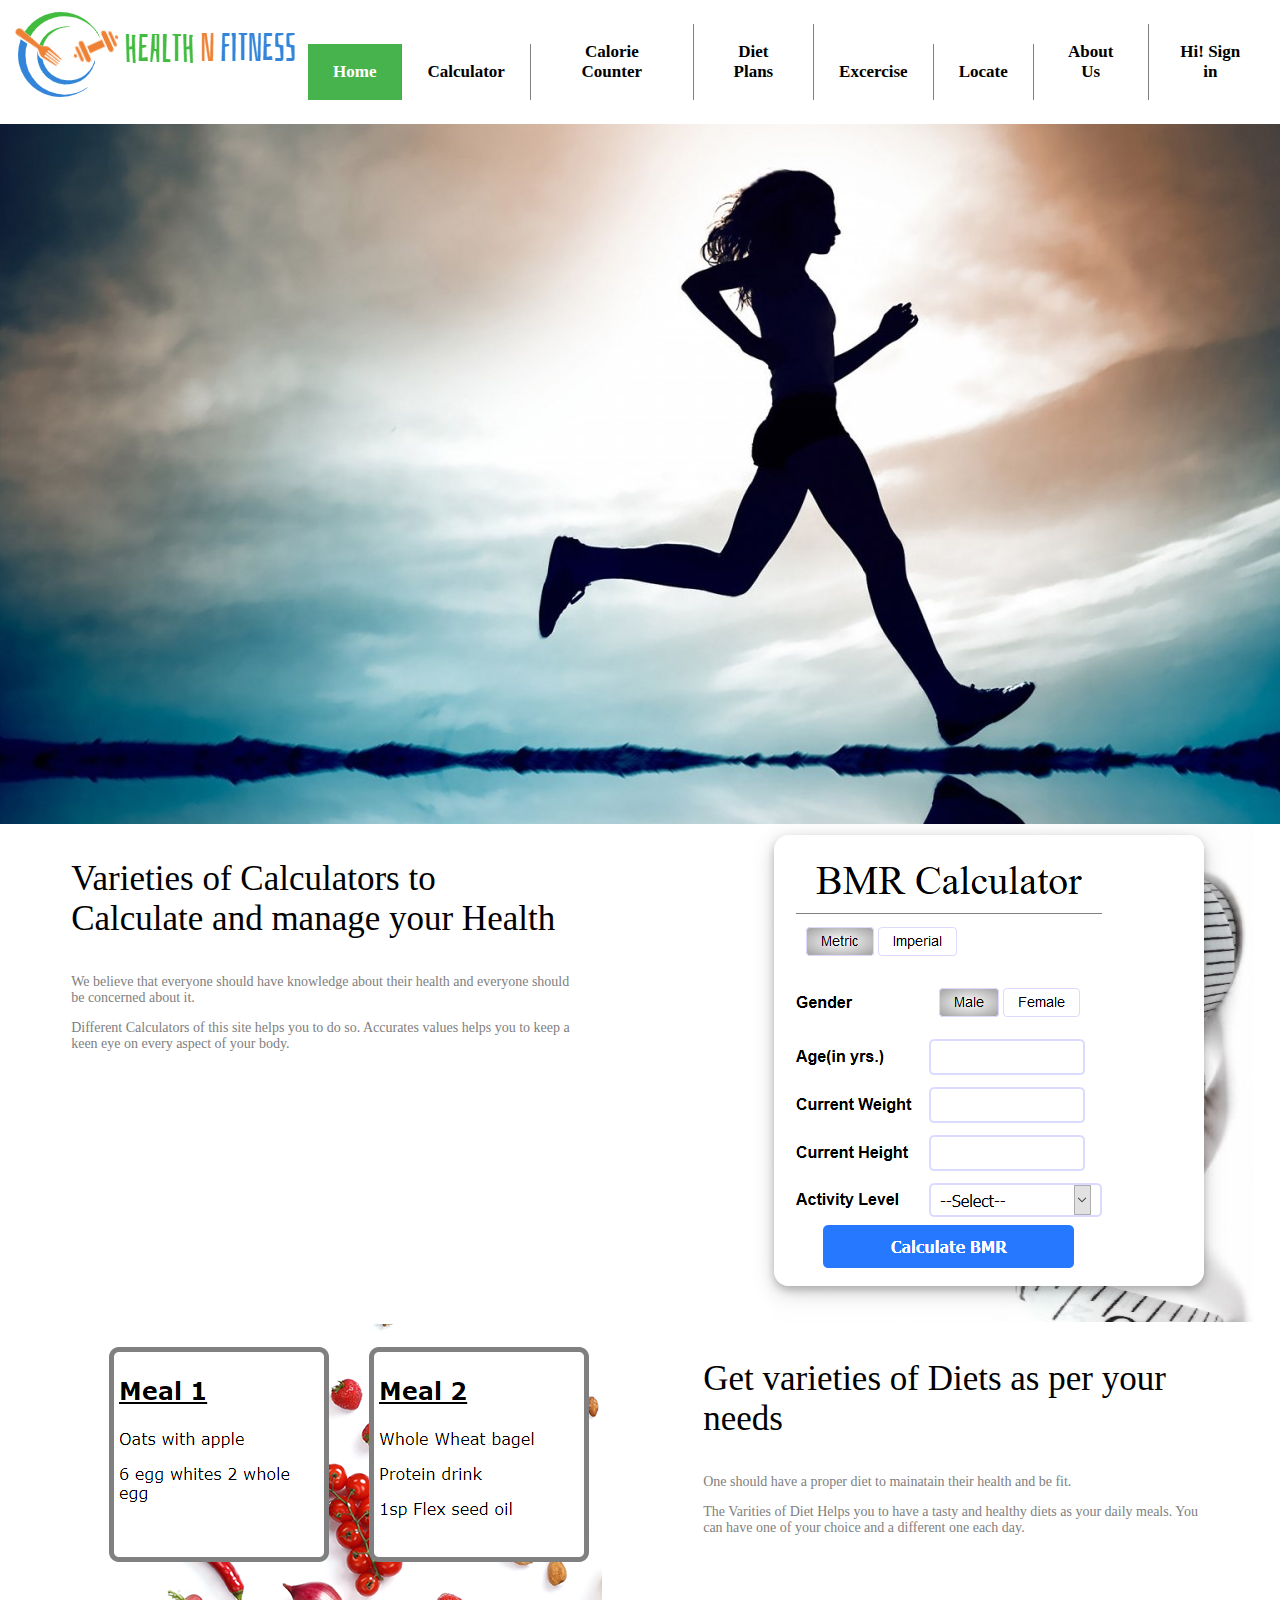
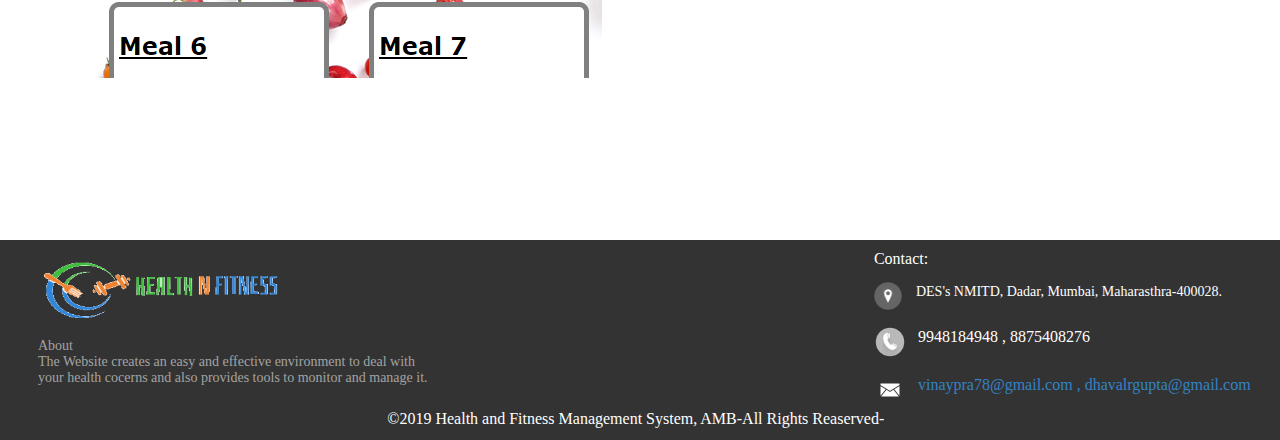
<file: index.html>
<!DOCTYPE html>
<html>
<head>
  <title>Health & Fitness</title>
  <link rel="stylesheet" type="text/css" href="home.css">
</head>
<body style="overflow-x:hidden;">
  <ul>
  <li><img src="images/logo1/logo.png"></li>
  <li><a class="active" href="index.html">Home</a></li>
  <li><a href="calculators1.php">Calculator</a></li>
  <li><a href="#Calorie_counter">Calorie Counter</a></li>
  <li><a>Diet Plans</a>
    <ul>
      <li><a href="WOMEN.HTML">Women</a></li>
      <li><a href="men.html">Men</a></li>
    </ul> 
  </li>
  
  <li><a>Excercise</a>
  <ul>
      <li><a href="womenwork.html">Womens</a></li>
      <li><a href="menwork.html">Mens</a></li>
    </ul>
    </li>
  
  <li><a href="#Locate">Locate</a></li>
  <li><a href="#about">About Us</a></li>
  <li><a href="#sign_in">Hi! Sign in</a></li>
</ul>
<hr style="margin-top:20px;">
<div class="keyslider"></div>
<div class="content">
  <div class="info">
    <p class="heading">Varieties of Calculators to Calculate and manage your Health</p>
    <p class="define"> We believe that everyone should have knowledge about their health and everyone should be concerned about it.</p>
    <p class="define">Different Calculators of this site helps you to do so. Accurates values helps you to keep a keen eye on every aspect of your body.</p>
  </div>
  <div class="image">
    <img src="images/bmi-home.PNG">
  </div>
  </div>
  <div class="content">
  <div class="info">
    <img src="images/diet-home.PNG">
  </div>
  <div class="image" style="margin-left: 55%;">
    <p class="heading">Get varieties of Diets as per your needs<p>
      <p class="define">One should have a proper diet to mainatain their health and be fit.</p>
      <p class="define"> The Varities of Diet Helps you to have a tasty and healthy diets as your daily meals. You can have one of your choice and a different one each day.</p>
  </div>
  </div>
<div class="footer">
<div class="footer-about">
  <img src="images/logo3.png" width="250px" height="60px">
  <p style="color: #a3a3a3; font-family: verdana; font-size: 14px;">About<br>The Website creates an easy and effective environment to deal with your health cocerns and also provides tools to monitor and manage it.</p>
</div>

  <div class="footer-contact"> 
    Contact:<br>
    <p style="font-size: 14px;"><img src="images/location.png" height="28px" width="28px" align="middle">&nbsp;&nbsp;&nbsp;&nbsp;DES's NMITD, Dadar, Mumbai, Maharasthra-400028.</p>
    <p><img src="images/phone1.png" height="32px" width="32px" align="middle">&nbsp;&nbsp;&nbsp;9948184948 , 8875408276</p>
    <p style="color: #3383c4; "><img src="images/mail.png" height="32px" width="32px" align="middle">
    &nbsp;&nbsp;vinaypra78@gmail.com , dhavalrgupta@gmail.com</p>
  </div>
    <p style="padding-top:170px;margin-left: 28%">&copy;2019 Health and Fitness Management System, AMB-All Rights Reaserved-</p>
</div>
</body>
</html>
</file>
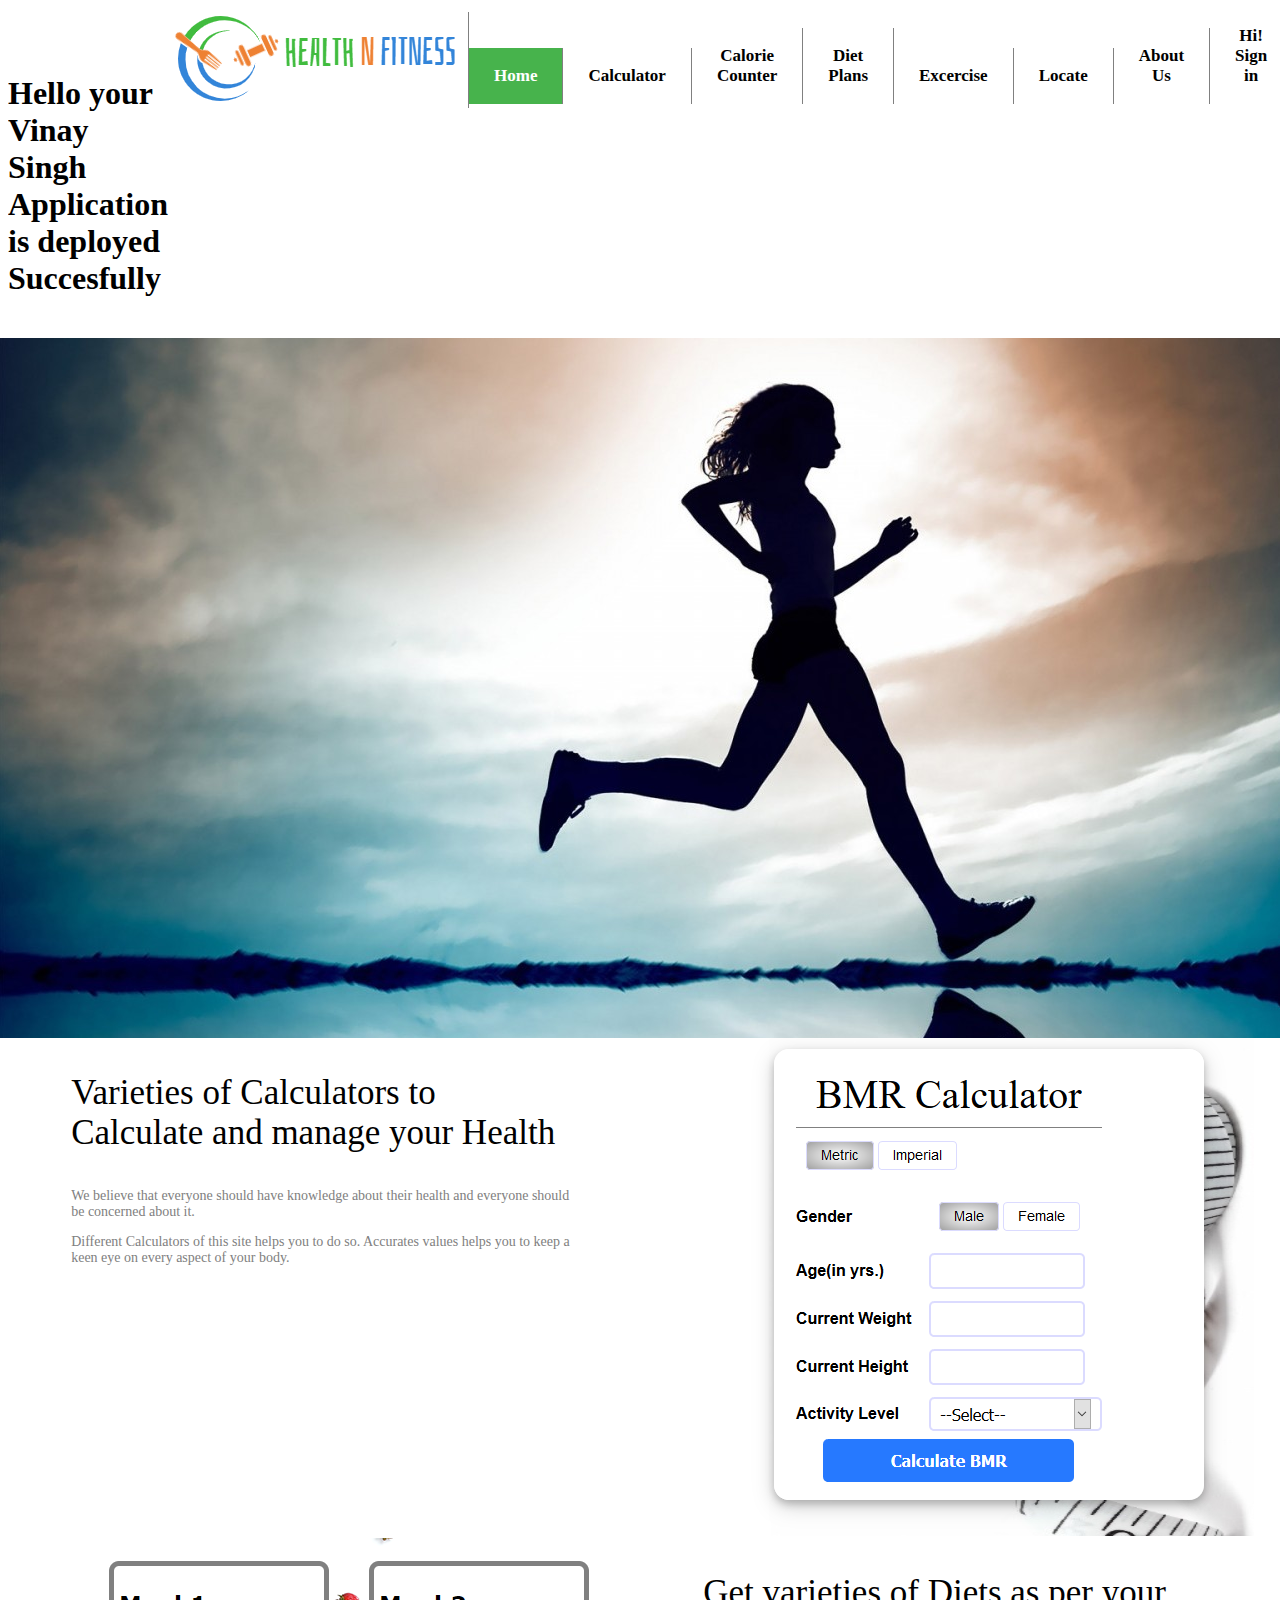
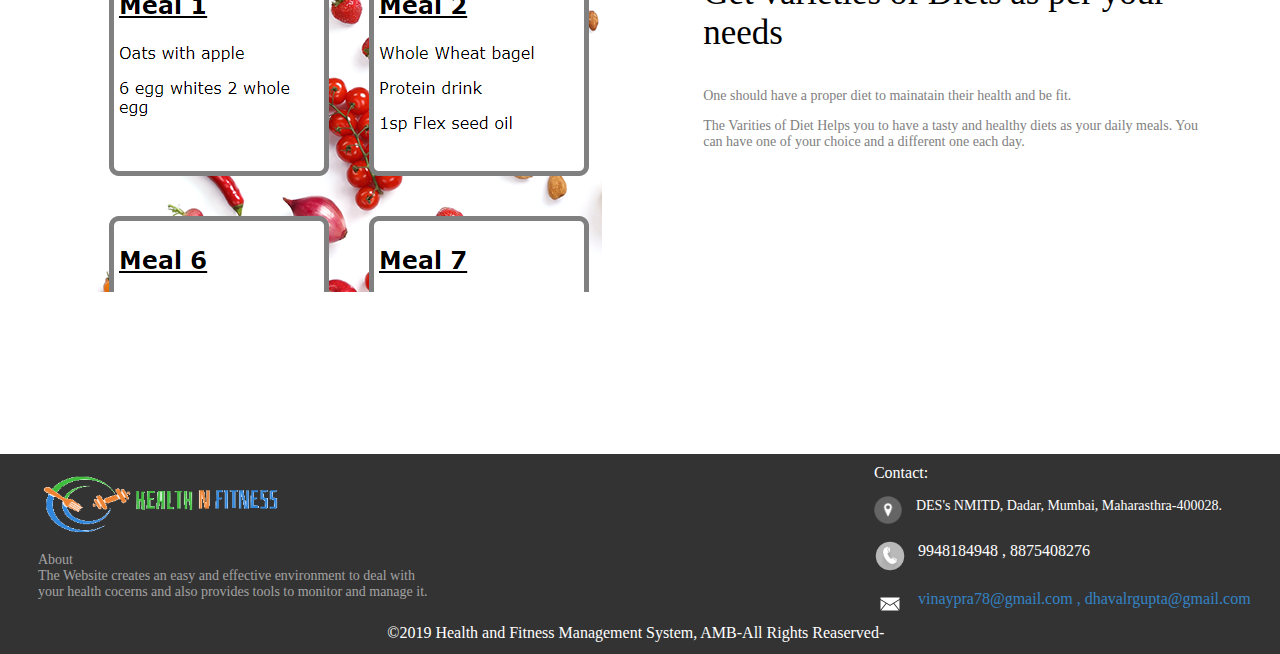
<file: src/main/webapp/index.html>
<!DOCTYPE html>
<html>
<head>
  <title>Health & Fitness</title>
  <link rel="stylesheet" type="text/css" href="home.css">
</head>
<body style="overflow-x:hidden;">
  <ul>
<h1>Hello your Vinay Singh  Application is deployed Succesfully</h1>

<!-- <h1>Application deployed Succesfully</h1> -->
  <li><img src="images/logo1/logo.png"></li>
  <li><a class="active" href="index.html">Home</a></li>
  <li><a href="calculators1.php">Calculator</a></li>
  <li><a href="#Calorie_counter">Calorie Counter</a></li>
  <li><a>Diet Plans</a>
    <ul>
      <li><a href="WOMEN.HTML">Women</a></li>
      <li><a href="men.html">Men</a></li>
    </ul> 
  </li>
  
  <li><a>Excercise</a>
  <ul>
      <li><a href="womenwork.html">Womens</a></li>
      <li><a href="menwork.html">Mens</a></li>
    </ul>
    </li>
  
  <li><a href="#Locate">Locate</a></li>
  <li><a href="#about">About Us</a></li>
  <li><a href="#sign_in">Hi! Sign in</a></li>
</ul>
<hr style="margin-top:20px;">
<div class="keyslider"></div>
<div class="content">
  <div class="info">
    <p class="heading">Varieties of Calculators to Calculate and manage your Health</p>
    <p class="define"> We believe that everyone should have knowledge about their health and everyone should be concerned about it.</p>
    <p class="define">Different Calculators of this site helps you to do so. Accurates values helps you to keep a keen eye on every aspect of your body.</p>
  </div>
  <div class="image">
    <img src="images/bmi-home.PNG">
  </div>
  </div>
  <div class="content">
  <div class="info">
    <img src="images/diet-home.PNG">
  </div>
  <div class="image" style="margin-left: 55%;">
    <p class="heading">Get varieties of Diets as per your needs<p>
      <p class="define">One should have a proper diet to mainatain their health and be fit.</p>
      <p class="define"> The Varities of Diet Helps you to have a tasty and healthy diets as your daily meals. You can have one of your choice and a different one each day.</p>
  </div>
  </div>
<div class="footer">
<div class="footer-about">
  <img src="images/logo3.png" width="250px" height="60px">
  <p style="color: #a3a3a3; font-family: verdana; font-size: 14px;">About<br>The Website creates an easy and effective environment to deal with your health cocerns and also provides tools to monitor and manage it.</p>
</div>

  <div class="footer-contact"> 
    Contact:<br>
    <p style="font-size: 14px;"><img src="images/location.png" height="28px" width="28px" align="middle">&nbsp;&nbsp;&nbsp;&nbsp;DES's NMITD, Dadar, Mumbai, Maharasthra-400028.</p>
    <p><img src="images/phone1.png" height="32px" width="32px" align="middle">&nbsp;&nbsp;&nbsp;9948184948 , 8875408276</p>
    <p style="color: #3383c4; "><img src="images/mail.png" height="32px" width="32px" align="middle">
    &nbsp;&nbsp;vinaypra78@gmail.com , dhavalrgupta@gmail.com</p>
  </div>
    <p style="padding-top:170px;margin-left: 28%">&copy;2019 Health and Fitness Management System, AMB-All Rights Reaserved-</p>
</div>
</body>
</html>
</file>
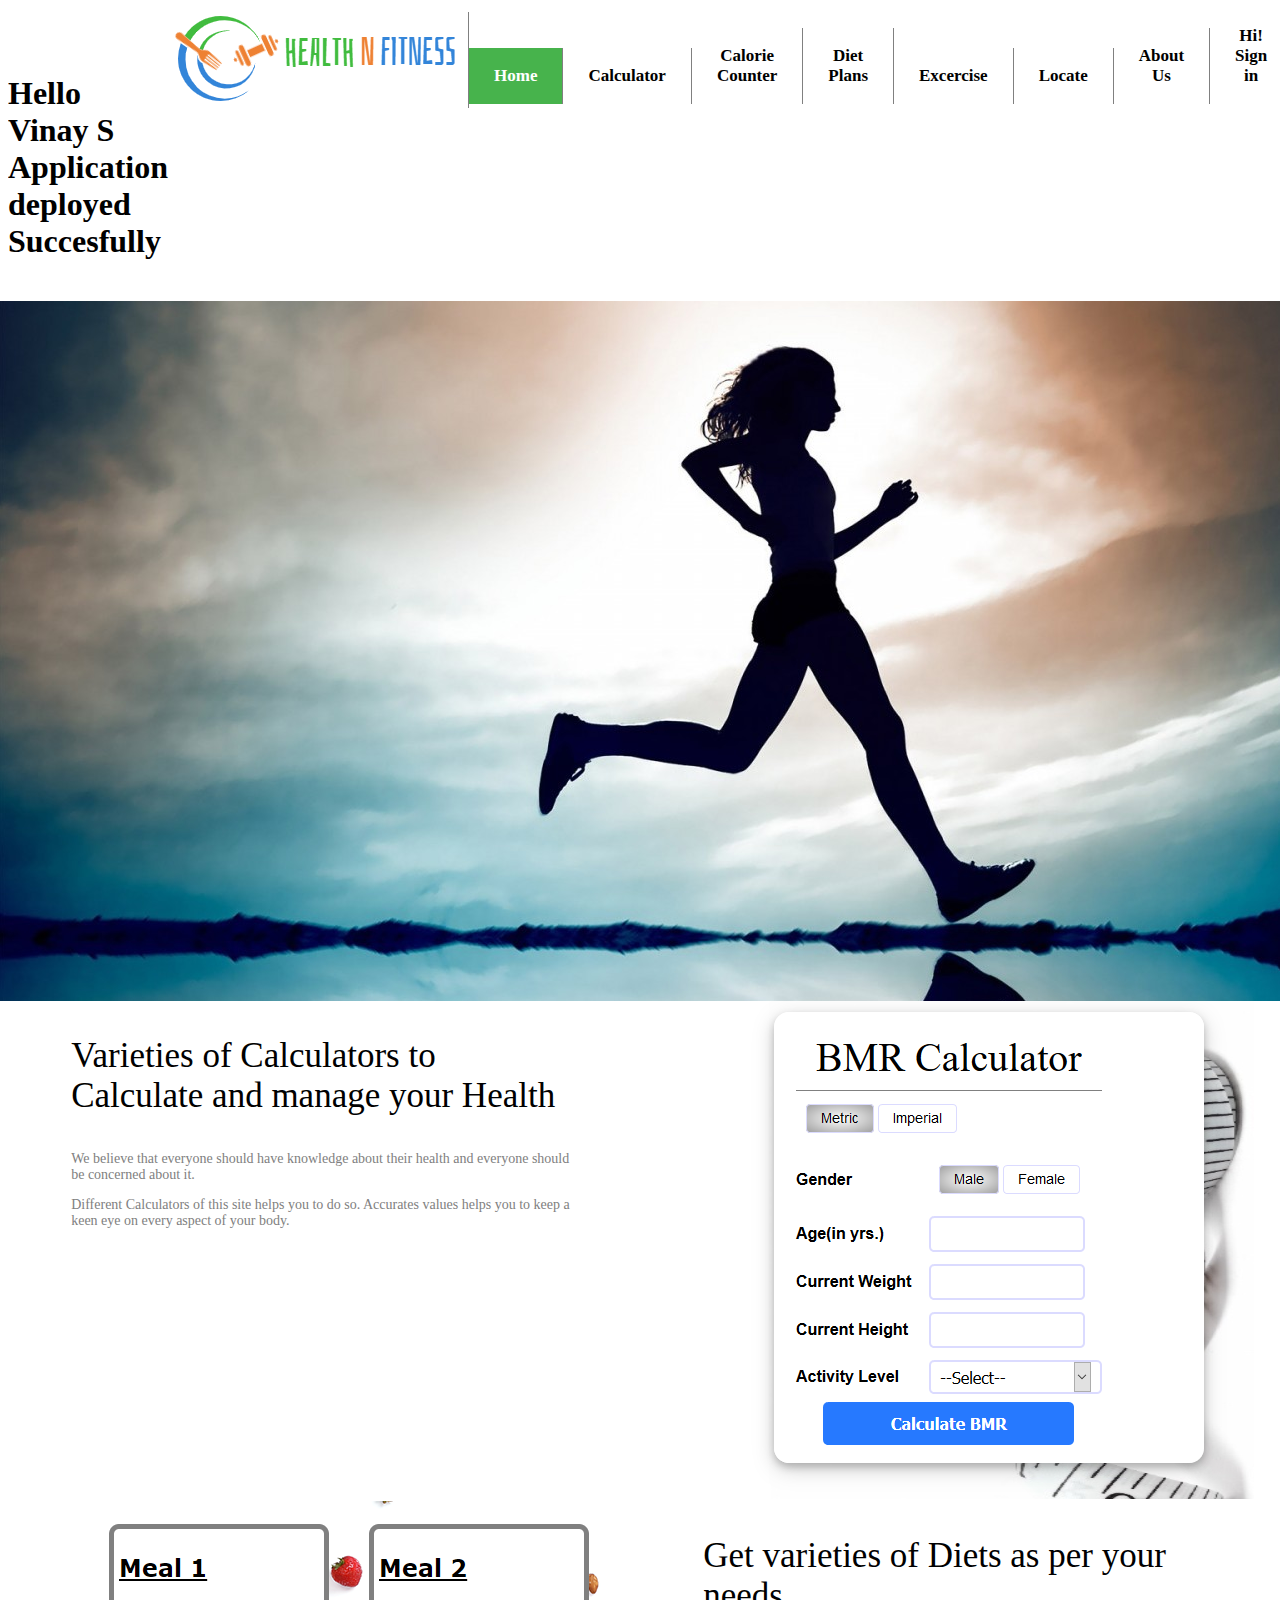
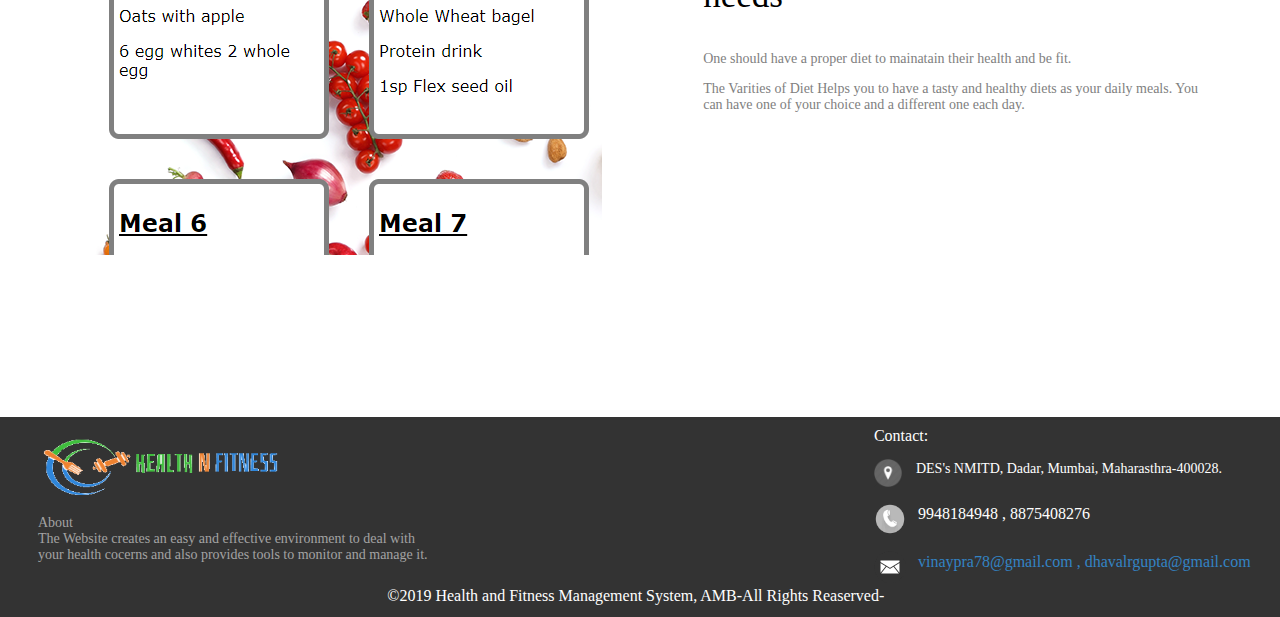
<file: src/main/webapp/src/main/webapp/index.html>
<!DOCTYPE html>
<html>
<head>
  <title>Health & Fitness</title>
  <link rel="stylesheet" type="text/css" href="home.css">
</head>
<body style="overflow-x:hidden;">
  <ul>


 <h1>Hello Vinay S Application deployed Succesfully</h1>
  <li><img src="images/logo1/logo.png"></li>
  <li><a class="active" href="index.html">Home</a></li>
  <li><a href="calculators1.php">Calculator</a></li>
  <li><a href="#Calorie_counter">Calorie Counter</a></li>
  <li><a>Diet Plans</a>
    <ul>
      <li><a href="WOMEN.HTML">Women</a></li>
      <li><a href="men.html">Men</a></li>
    </ul> 
  </li>
  
  <li><a>Excercise</a>
  <ul>
      <li><a href="womenwork.html">Womens</a></li>
      <li><a href="menwork.html">Mens</a></li>
    </ul>
    </li>
  
  <li><a href="#Locate">Locate</a></li>
  <li><a href="#about">About Us</a></li>
  <li><a href="#sign_in">Hi! Sign in</a></li>
</ul>
<hr style="margin-top:20px;">
<div class="keyslider"></div>
<div class="content">
  <div class="info">
    <p class="heading">Varieties of Calculators to Calculate and manage your Health</p>
    <p class="define"> We believe that everyone should have knowledge about their health and everyone should be concerned about it.</p>
    <p class="define">Different Calculators of this site helps you to do so. Accurates values helps you to keep a keen eye on every aspect of your body.</p>
  </div>
  <div class="image">
    <img src="images/bmi-home.PNG">
  </div>
  </div>
  <div class="content">
  <div class="info">
    <img src="images/diet-home.PNG">
  </div>
  <div class="image" style="margin-left: 55%;">
    <p class="heading">Get varieties of Diets as per your needs<p>
      <p class="define">One should have a proper diet to mainatain their health and be fit.</p>
      <p class="define"> The Varities of Diet Helps you to have a tasty and healthy diets as your daily meals. You can have one of your choice and a different one each day.</p>
  </div>
  </div>
<div class="footer">
<div class="footer-about">
  <img src="images/logo3.png" width="250px" height="60px">
  <p style="color: #a3a3a3; font-family: verdana; font-size: 14px;">About<br>The Website creates an easy and effective environment to deal with your health cocerns and also provides tools to monitor and manage it.</p>
</div>

  <div class="footer-contact"> 
    Contact:<br>
    <p style="font-size: 14px;"><img src="images/location.png" height="28px" width="28px" align="middle">&nbsp;&nbsp;&nbsp;&nbsp;DES's NMITD, Dadar, Mumbai, Maharasthra-400028.</p>
    <p><img src="images/phone1.png" height="32px" width="32px" align="middle">&nbsp;&nbsp;&nbsp;9948184948 , 8875408276</p>
    <p style="color: #3383c4; "><img src="images/mail.png" height="32px" width="32px" align="middle">
    &nbsp;&nbsp;vinaypra78@gmail.com , dhavalrgupta@gmail.com</p>
  </div>
    <p style="padding-top:170px;margin-left: 28%">&copy;2019 Health and Fitness Management System, AMB-All Rights Reaserved-</p>
</div>
</body>
</html>
</file>
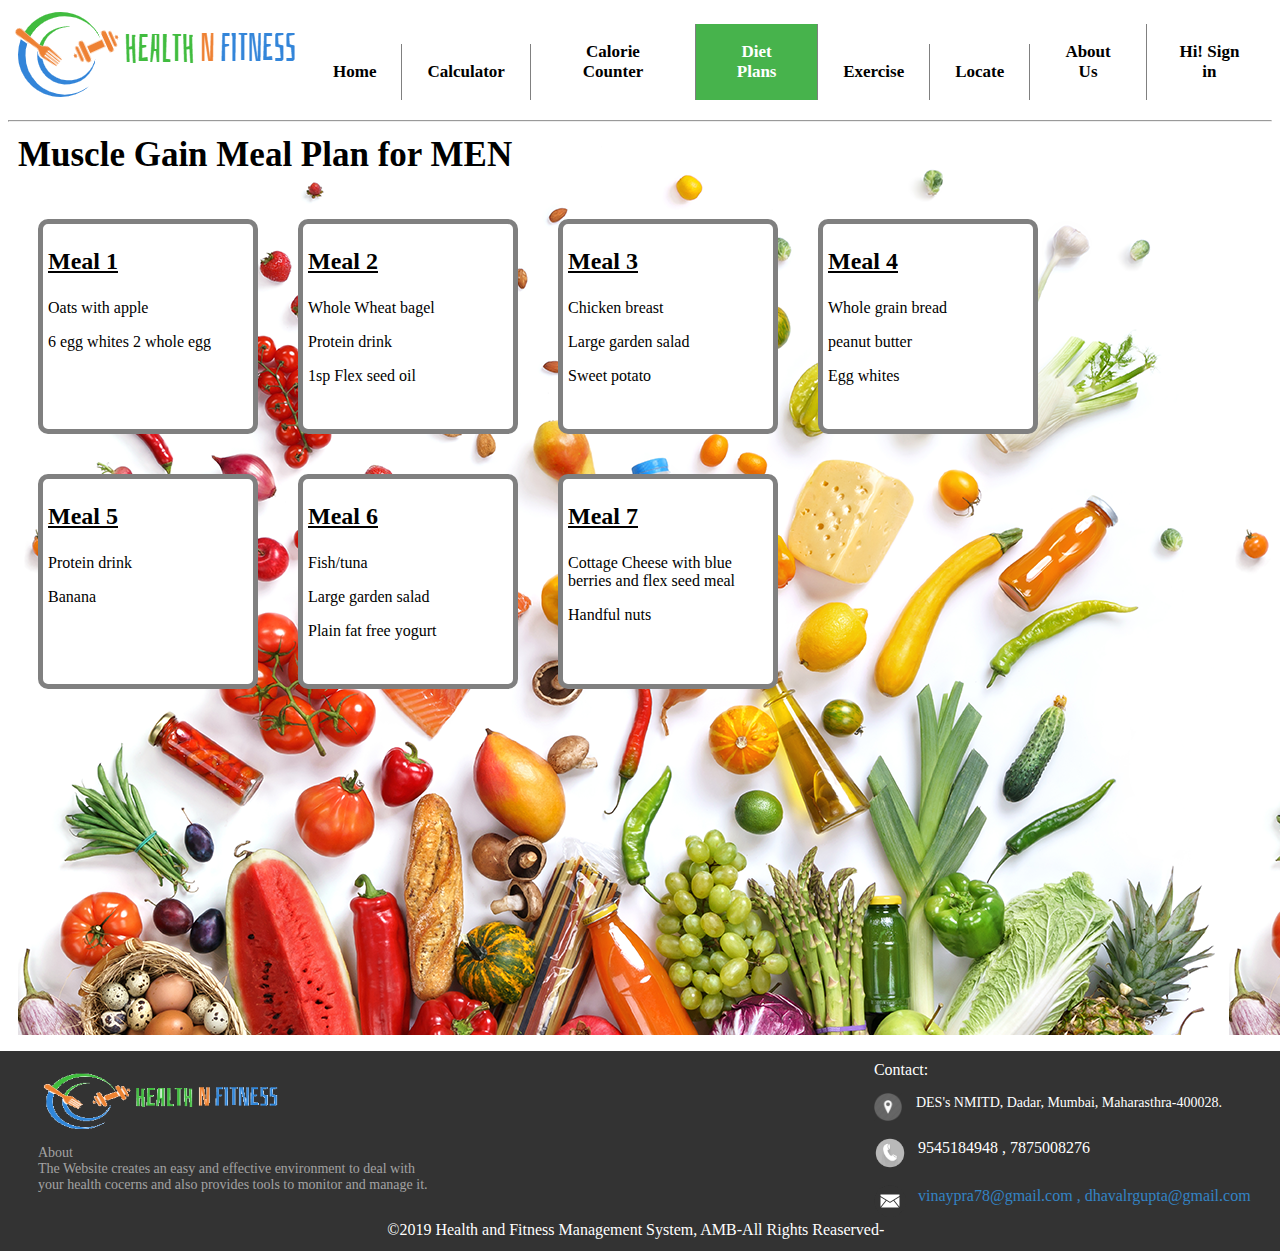
<file: men.html>
<html>
<head><title>Diet plan</title></head>
<link rel="stylesheet" type="text/css" href="style.css">
<link rel="stylesheet" type="text/css" href="home.css">

<body style="overflow-x:hidden;">
<ul>
  <li><img src="images/logo1/logo.png"></li>
  <li><a href="index.html">Home</a></li>
  <li><a href="calculators1.php">Calculator</a></li>
  <li><a href="#Calorie_counter">Calorie Counter</a></li>
  <li><a  class="active">Diet Plans</a>
  <ul>
    <li><a href="WOMEN.HTML">Womens</a></li>    
    <li><a href="men.html">Mens</a></li>    
</ul>
</li>
  <li><a href="#Exercise">Exercise</a></li>
  <li><a href="#Locate">Locate</a></li>
  <li><a href="#about">About Us</a></li>
  <li><a href="#sign_in">Hi! Sign in</a></li>
</ul>

<hr style="margin-top:20px;">
<div class="block">
<h1 style="font-size: 35px">Muscle Gain Meal Plan for MEN</h1>
<div class="menu">
<h3>Meal 1</h3>
<p>Oats with apple</p>
<p>6 egg whites 2 whole egg</p>
</div>

<div class="menu">
<h3>Meal 2</h3>
<p> Whole Wheat bagel</p>
<p> Protein drink</p>
<p> 1sp Flex seed oil</p>
</div>

<div class="menu">
<h3>Meal 3</h3>
<p> Chicken breast</p>
<p> Large garden salad</p>
<p> Sweet potato</p>
</div>

<div class="menu">
<h3>Meal 4</h3>
<p> Whole grain bread</p>
<p> peanut butter</p>
<p> Egg whites</p>
</div>

<div class="menu">
<h3>Meal 5</h3>
<p> Protein drink</p>
<p> Banana</p>
</div>

<div class="menu">
<h3>Meal 6</h3>
<p> Fish/tuna</p>
<p> Large garden salad</p>
<p> Plain fat free yogurt</p>
</div>

<div class="menu">
<h3>Meal 7</h3>
<p>Cottage Cheese with blue berries and flex seed meal</p>
<p> Handful nuts</p>
</div>
</div>

<div class="footer">
<div class="footer-about">
  <img src="images/logo3.png" width="250px" height="60px">
  <p style="color: #a3a3a3; font-family: verdana; font-size: 14px;">About<br>The Website creates an easy and effective environment to deal with your health cocerns and also provides tools to monitor and manage it.</p>
</div>

  <div class="footer-contact"> 
    Contact:<br>
    <p style="font-size: 14px;"><img src="images/location.png" height="28px" width="28px" align="middle">&nbsp;&nbsp;&nbsp;&nbsp;DES's NMITD, Dadar, Mumbai, Maharasthra-400028.</p>
    <p><img src="images/phone1.png" height="32px" width="32px" align="middle">&nbsp;&nbsp;&nbsp;9545184948 , 7875008276</p>
    <p style="color: #3383c4; "><img src="images/mail.png" height="32px" width="32px" align="middle">
    &nbsp;&nbsp;vinaypra78@gmail.com , dhavalrgupta@gmail.com</p>
  </div>
    <p style="padding-top:170px;margin-left: 28%">&copy;2019 Health and Fitness Management System, AMB-All Rights Reaserved-</p>
</div>
</body>
</html>
</file>
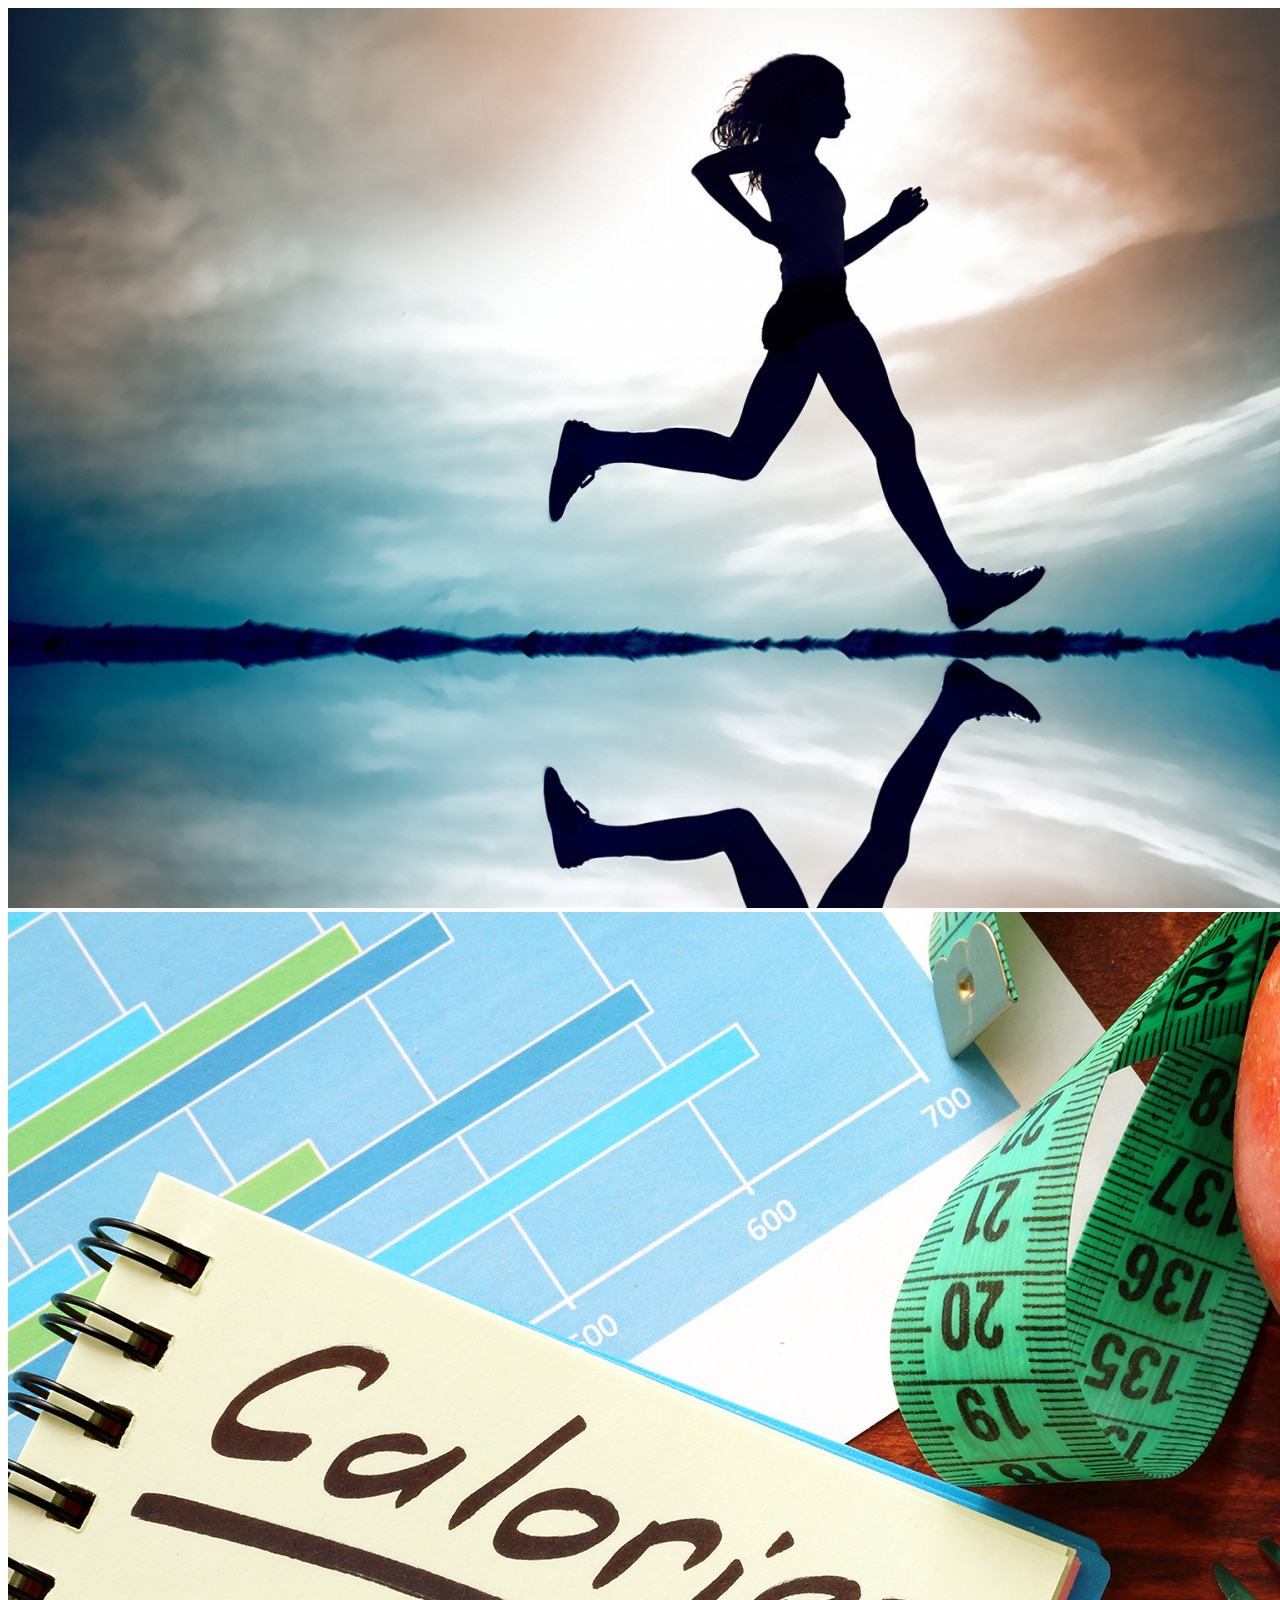
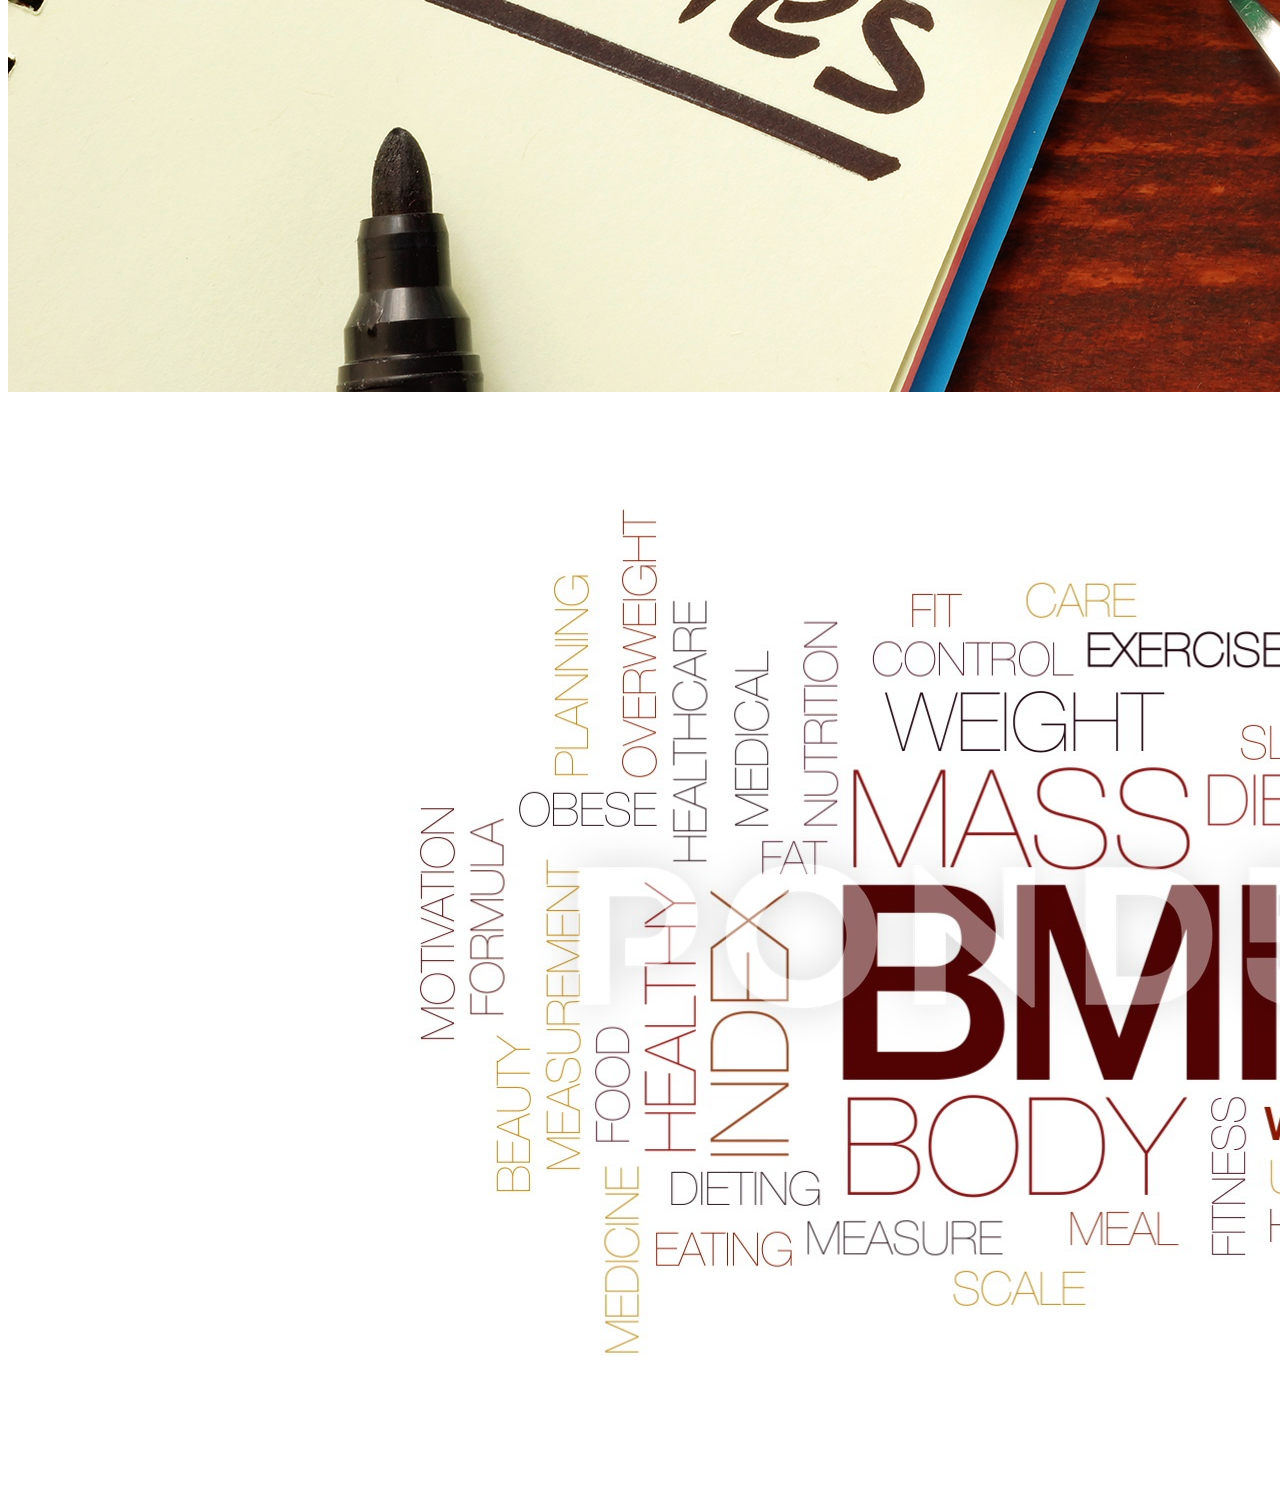
<file: slider.html>
<!doctype html>
<html>
<head>
    <title>QNimate Slider</title>
    <link href="style.css" type="text/css" rel="stylesheet">
</head>
<body>
    <div class="slider-holder">
        <span id="slider-image-1"></span>
        <span id="slider-image-2"></span>
        <span id="slider-image-3"></span>
        <div class="image-holder">
            <img src="images/slides/slide1.jpg" class="slider-image" />
            <img src="images/slides/slide2.jpg" class="slider-image" />
            <img src="images/slides/slide3.jpg" class="slider-image" />
        </div>
        <div class="button-holder">
            <a href="#slider-image-1" class="slider-change"></a>
            <a href="#slider-image-2" class="slider-change"></a>
            <a href="#slider-image-3" class="slider-change"></a>
        </div>
    </div>
</body>
</html>
</file>
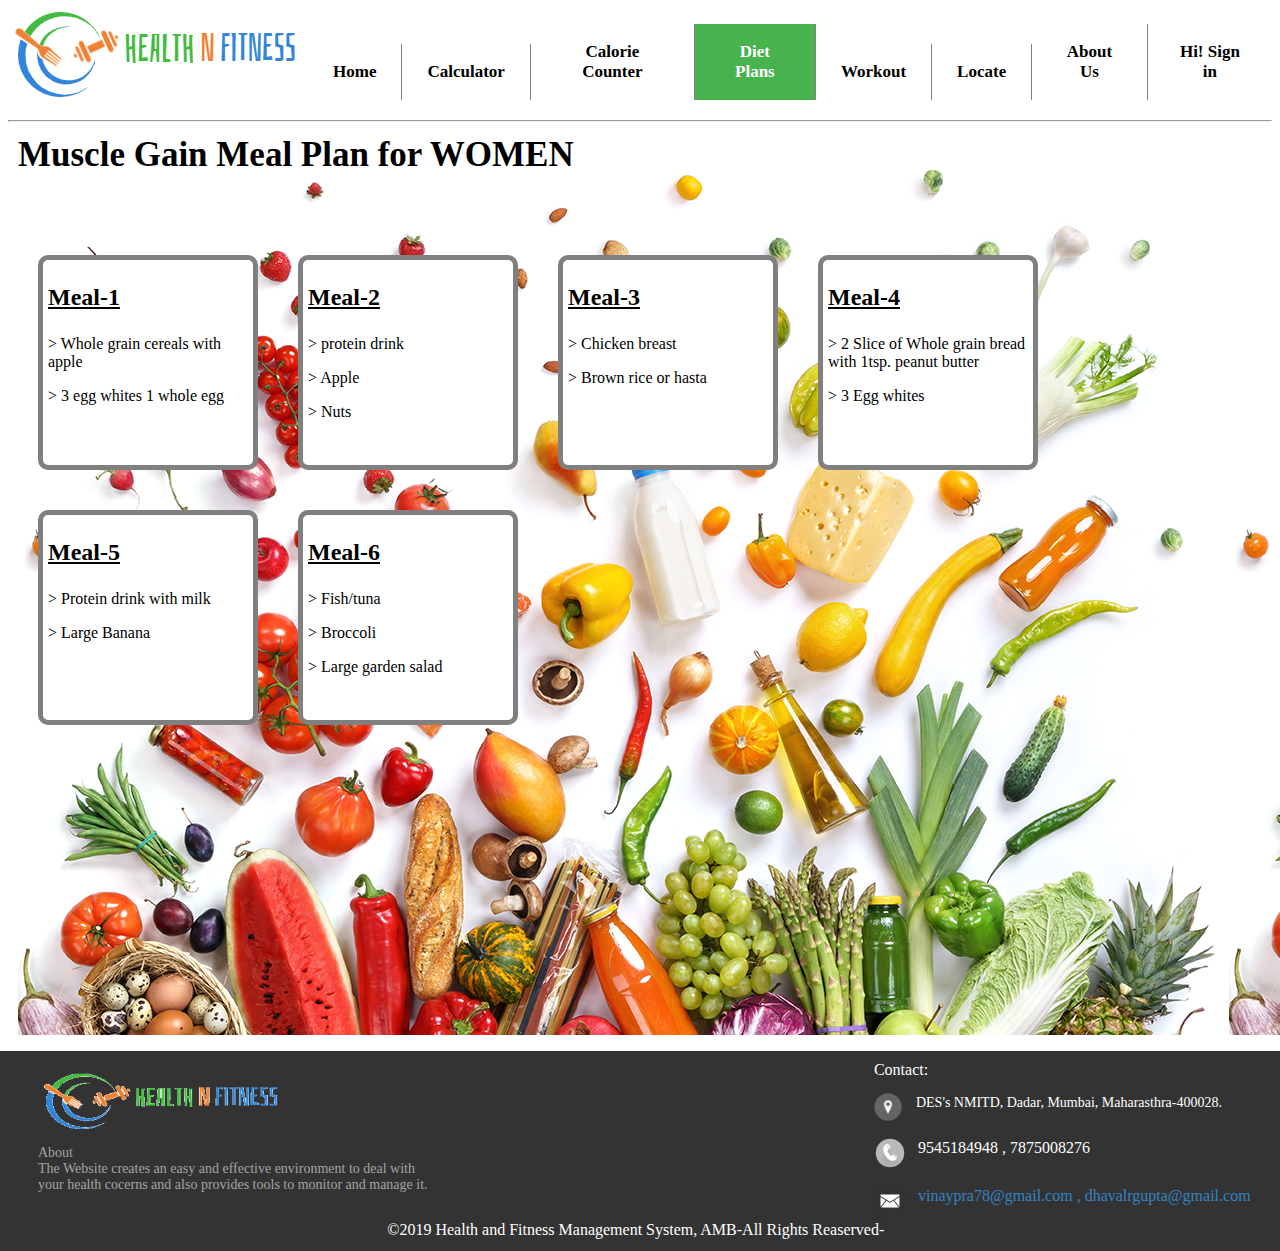
<file: WOMEN.HTML>
<html>
<head><title>Home|Diet hlan</title>

<link rel="stylesheet" type="text/css" href="style.css">
<link rel="stylesheet" type="text/css" href="home.css">
</head>

<body style="overflow-x:hidden;">
<ul>
  <li><img src="images/logo1/logo.png"></li>
  <li><a href="index.html">Home</a></li>
  <li><a href="calculators1.php">Calculator</a></li>
  <li><a href="#Calorie_counter">Calorie Counter</a></li>
  <li><a  class="active">Diet Plans</a>
  <ul>
    <li><a href="WOMEN.HTML">Womens</a></li>    
    <li><a href="#">Mens</a></li>    
</ul>
</li>
  <li><a href="#Exercise">Workout</a></li>
  <li><a href="#Locate">Locate</a></li>
  <li><a href="#about">About Us</a></li>
  <li><a href="#sign_in">Hi! Sign in</a></li>
</ul>

<hr style="margin-top:20px;">
<div class="block">			
<h1 style="font-size: 35px">Muscle Gain Meal Plan for WOMEN</h1>
</br></br>
<div class="menu">
<h3>Meal-1</h3>
<p>> Whole grain cereals with apple</p>
<p>> 3 egg whites 1 whole egg</p>
</div>
<div class="menu">
<h3>Meal-2</h3>
<p>> protein drink</p>
<p>> Apple</p>
<p>> Nuts</p>
</div>
<div class="menu">
<h3>Meal-3</h3>
<p>> Chicken breast</p>
<p>> Brown rice or hasta</p>
</div>
<div class="menu">
<h3>Meal-4</h3>
<p>> 2 Slice of Whole grain bread with 1tsp. peanut butter</p>
<p>> 3 Egg whites</p>
</div>
<div class="menu">
<h3>Meal-5</h3>
<p>> Protein drink with milk</p>
<p>> Large Banana</p>
</div>
<div class="menu">
<h3>Meal-6</h3> 
<p>> Fish/tuna</p>
<p>> Broccoli</p>
<p>> Large garden salad</p>
</div>
</div>
<div class="footer">
<div class="footer-about">
  <img src="images/logo3.png" width="250px" height="60px">
  <p style="color: #a3a3a3; font-family: verdana; font-size: 14px;">About<br>The Website creates an easy and effective environment to deal with your health cocerns and also provides tools to monitor and manage it.</p>
</div>

  <div class="footer-contact"> 
    Contact:<br>
    <p style="font-size: 14px;"><img src="images/location.png" height="28px" width="28px" align="middle">&nbsp;&nbsp;&nbsp;&nbsp;DES's NMITD, Dadar, Mumbai, Maharasthra-400028.</p>
    <p><img src="images/phone1.png" height="32px" width="32px" align="middle">&nbsp;&nbsp;&nbsp;9545184948 , 7875008276</p>
    <p style="color: #3383c4; "><img src="images/mail.png" height="32px" width="32px" align="middle">
    &nbsp;&nbsp;vinaypra78@gmail.com , dhavalrgupta@gmail.com</p>
  </div>
    <p style="padding-top:170px;margin-left: 28%">&copy;2019 Health and Fitness Management System, AMB-All Rights Reaserved-</p>
</div>
</body>
</html>
</file>
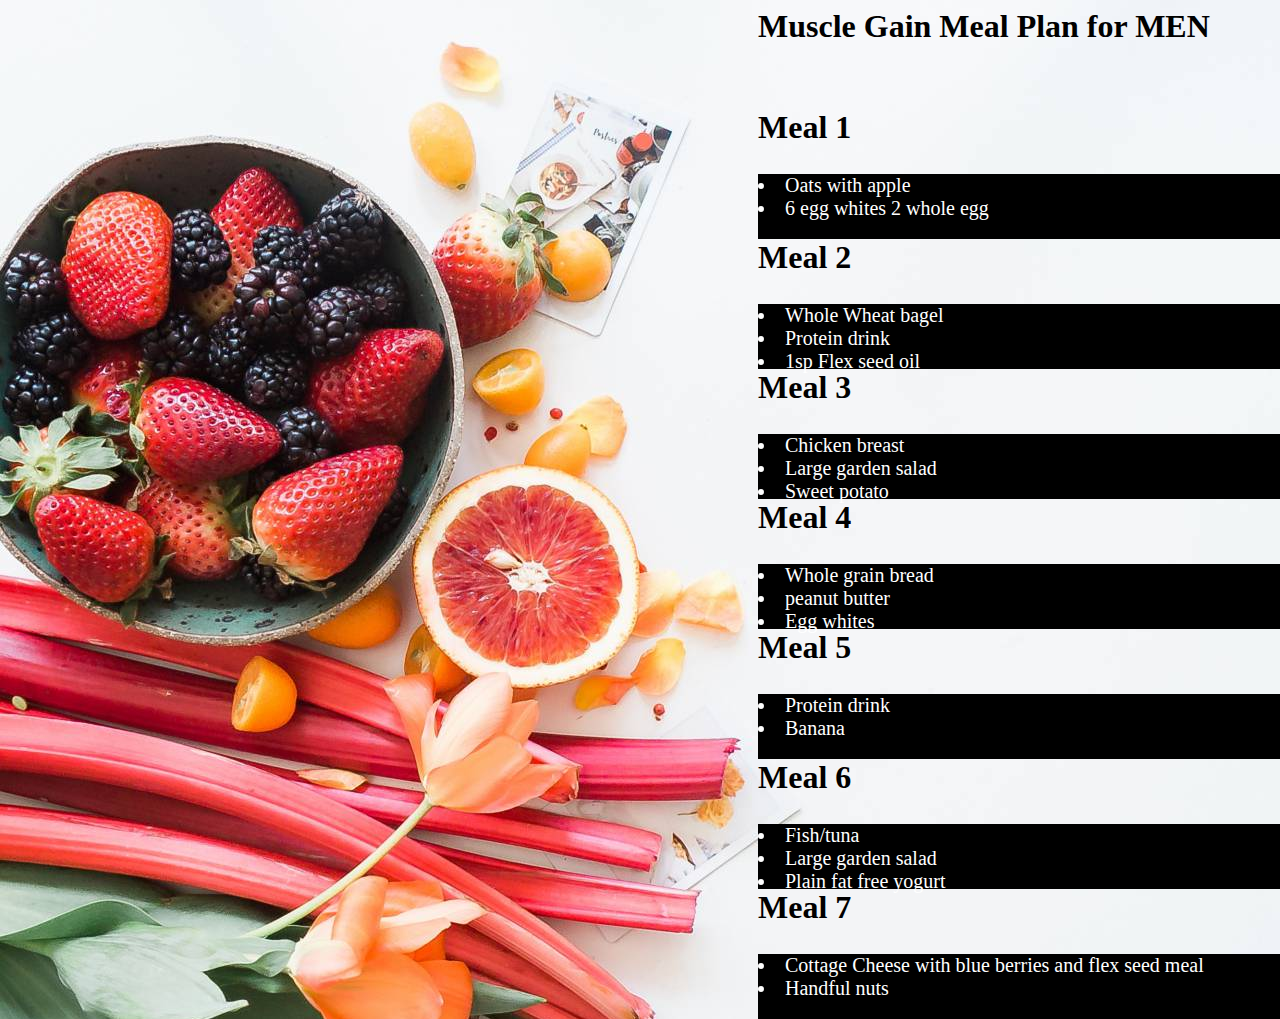
<file: IWT/DIETPLANNER.HTML>
<html>
<head><title>Home|Diet plan</title></head>
<link rel="stylesheet" type="text/css" href="style.css"

<body>
<h1>Muscle Gain Meal Plan for MEN</h1>

</br></br>

<h1>Meal 1</h1>
<div class="m1menu">
<li>Oats with apple</li>
<li>6 egg whites 2 whole egg</li></div>


<h1>Meal 2</h1>
<div class="m1menu">
<li> Whole Wheat bagel</li>
<li> Protein drink</li>
<li> 1sp Flex seed oil</li></div>

<h1>Meal 3</h1>
<div class="m1menu">
<li> Chicken breast</li>
<li> Large garden salad</li>
<li> Sweet potato</li></div>

<h1>Meal 4</h1>
<div class="m1menu">
<li> Whole grain bread</li>
<li> peanut butter</li>
<li> Egg whites</li></div>

<h1>Meal 5</h1>
<div class="m1menu">
<li> Protein drink</li>
<li> Banana</li></div>

<h1>Meal 6</h1>
<div class="m1menu">
<li> Fish/tuna</li>
<li> Large garden salad</li>
<li> Plain fat free yogurt</li></div>

<h1>Meal 7</h1>
<div class="m1menu">
<li>Cottage Cheese with blue berries and flex seed meal</li>
<li> Handful nuts</li></div>

</body>
</html>
</file>
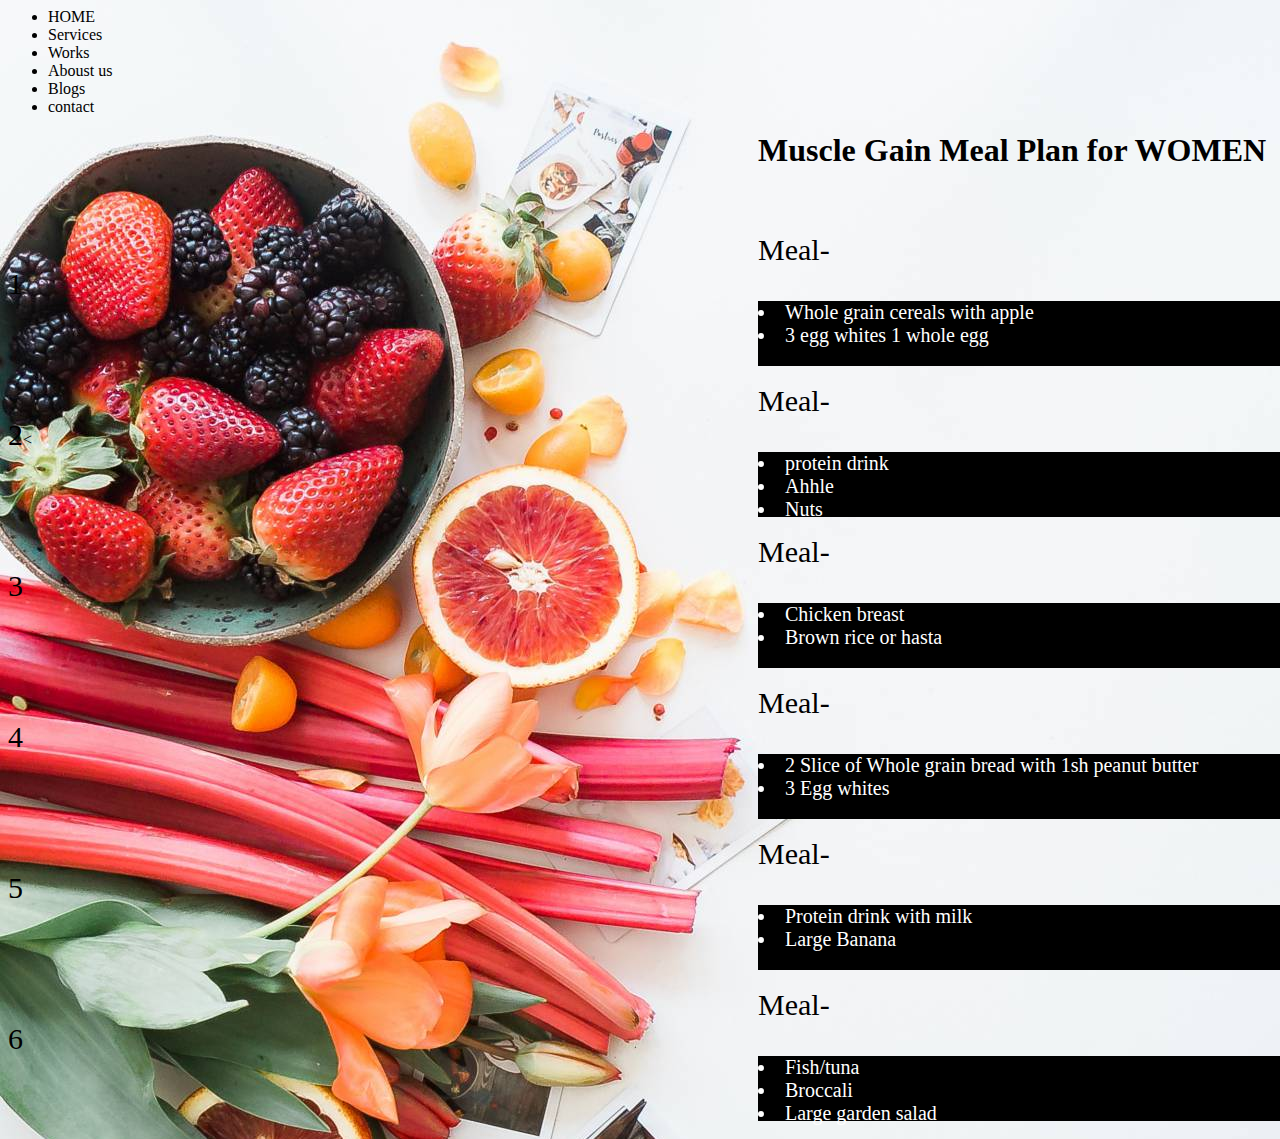
<file: IWT/WOMEN.HTML>
<html>
<head><title>Home|Diet hlan</title>

<link rel="stylesheet" type="text/css" href="style.css">
<link href='http://fonts.googleapis.com/css?family=Montserrat:400,700%7CPT+Serif:400,700,400italic' rel='stylesheet'>
		  <link href="https://fonts.googleapis.com/css?family=Montserrat|Open+Sans" rel="stylesheet">
</head>


<body>

<div class="rightmenu">
				<ul>
					<li id="fisrtlist"> HOME </li>
					<li> Services </li>
					<li> Works</li>
					<li> Aboust us</li>
					<li>  Blogs </li>
					<li>contact</li>
				</ul>
			</div>
			
<h1>Muscle Gain Meal Plan for WOMEN</h1>

</br></br>

 
<span>Meal-1</span>
 <div class="m1menu">
<li> Whole grain cereals with apple</li>
<li> 3 egg whites 1 whole egg</li>
</div>
</br>
<span>Meal-2</span><
 <div class="m2menu">
 <li> protein drink</li>
<li> Ahhle</li>
<li> Nuts</li>
</div>
</br>
<span>Meal-3</span>
<div class="m3menu">
<li> Chicken breast</li>
<li> Brown rice or hasta</li></div>
</br>
<span>Meal-4</span>
<div class="m4menu">
<li> 2 Slice of Whole grain bread with 1sh peanut butter</li>
<li> 3 Egg whites</li></div>
</br>
<span>Meal-5</span>
 <div class="m5menu">
<li>Protein drink with milk</li>
<li>Large Banana</li></div>
</br>
<span>Meal-6</span>
 <div class="m6menu">
<li> Fish/tuna</li>
<li> Broccali</li>
<li> Large garden salad</li></div>
</br>
</body>
</html>
</file>
<file: home.css>
ul {
  list-style-type: none;
  padding: 0;
  overflow: hidden;
  margin: 0 auto 0;
  padding-top: 0px;
  background-color: $main-color;
  align-items: baseline;
  display: flex;
}

li {
  display: inline-block;
  vertical-align: bottom;
  border-right: 1px solid grey;
}

li a {
  display: block;
  color: black;
  text-align: center;
  font-weight: bold;
  padding: 18px 25px;
  text-decoration: none;
  float: left;
  font-size: 17px;
}

li a:hover:not(.active) {
  background-color: #ddd;
}

li a.active {
  color: white;
  background-color: #47b34c;

}
li a:hover {
  background-color: #ddd;
  color: black;
}
 li:last-child {
border-right: none
}
 li:first-child {
border-right: none
}
li li {
  font-size: 14px;
}
li ul{
  display: none;
}
li:hover > ul{
  position: absolute;
  display: block;
  width: inherit;
  top:100px;
}
li ul li{
  display: block;
}

li ul1{
  display: none;
}
li:hover > ul1{
  position: absolute;
  display: block;
  width: inherit;
  top:100px;
}
li ul1 li{
  display: block;
}
.keyslider {
  width: 1350px;
  height: 700px;
  margin-left: -10px;
  margin-top: -10px;
  background-image: url(images/slides/slide1.jpg);object-fit: cover;
  animation-timing-function: ease-in-out;
  -webkit-animation-name: example; /* Safari 4.0 - 8.0 */
  -webkit-animation-duration: 0s; /* Safari 4.0 - 8.0 */
  animation-name: example;
  animation-duration: 20s;
  animation-delay: 5s;
  animation-iteration-count: infinite;
}

/* Safari 4.0 - 8.0 */
@-webkit-keyframes example {
  0%   {background-image: url(images/slides/slide1.jpg);object-fit: cover;}
  25%  {background-image: url(images/slides/slide2.jpg);object-fit: cover;}
  50%  {background-image: url(images/slides/slide3.jpg);object-fit: cover;}
  100% {background-image: url(images/slides/slide4.jpg);object-fit: cover;}
}

@keyframes example {
  0%   {background-image: url(images/slides/slide1.jpg);object-fit: cover;}
  25%  {background-image: url(images/slides/slide2.jpg);object-fit: cover;}
  50%  {background-image: url(images/slides/slide3.jpg);object-fit: cover;}
  100% {background-image: url(images/slides/slide4.jpg);object-fit: cover;}
}
.content{
  position: relative;
  
  min-height: 500px;
  height: auto;
  width: 100%;
}
p.heading{
  font-size: 35px;
  
}
p.define{
  font-size: 14px;
  color:grey;
}
.info{
  margin-left: 5%;
  position: absolute;
  width:500px;
  font-family: Verdana;
  height: 400px;
}
.image{
  margin-left: 55%;
  position: absolute;
  width: 500px;
  font-family: Verdana;
  height: 400px;
}

.footer {
    width:110%;
    position: relative;
    margin-left:-10px;
    margin-bottom: -10px;
   height: 200px;
   background-color: #333333;
   color: white;
}
.footer-about{
  position: absolute;
  margin: 20px;
  margin-left: 40px;
  height: 160px;
  width: 400px;
}
.footer-contact{
  position: absolute;
  margin: 10px;
  margin-left: 63%;
  height: 160px;
  width: 400px;
}
</file>
<file: src/main/webapp/home.css>
ul {
  list-style-type: none;
  padding: 0;
  overflow: hidden;
  margin: 0 auto 0;
  padding-top: 0px;
  background-color: $main-color;
  align-items: baseline;
  display: flex;
}

li {
  display: inline-block;
  vertical-align: bottom;
  border-right: 1px solid grey;
}

li a {
  display: block;
  color: black;
  text-align: center;
  font-weight: bold;
  padding: 18px 25px;
  text-decoration: none;
  float: left;
  font-size: 17px;
}

li a:hover:not(.active) {
  background-color: #ddd;
}

li a.active {
  color: white;
  background-color: #47b34c;

}
li a:hover {
  background-color: #ddd;
  color: black;
}
 li:last-child {
border-right: none
}
 li:first-child {
border-right: none
}
li li {
  font-size: 14px;
}
li ul{
  display: none;
}
li:hover > ul{
  position: absolute;
  display: block;
  width: inherit;
  top:100px;
}
li ul li{
  display: block;
}

li ul1{
  display: none;
}
li:hover > ul1{
  position: absolute;
  display: block;
  width: inherit;
  top:100px;
}
li ul1 li{
  display: block;
}
.keyslider {
  width: 1350px;
  height: 700px;
  margin-left: -10px;
  margin-top: -10px;
  background-image: url(images/slides/slide1.jpg);object-fit: cover;
  animation-timing-function: ease-in-out;
  -webkit-animation-name: example; /* Safari 4.0 - 8.0 */
  -webkit-animation-duration: 0s; /* Safari 4.0 - 8.0 */
  animation-name: example;
  animation-duration: 20s;
  animation-delay: 5s;
  animation-iteration-count: infinite;
}

/* Safari 4.0 - 8.0 */
@-webkit-keyframes example {
  0%   {background-image: url(images/slides/slide1.jpg);object-fit: cover;}
  25%  {background-image: url(images/slides/slide2.jpg);object-fit: cover;}
  50%  {background-image: url(images/slides/slide3.jpg);object-fit: cover;}
  100% {background-image: url(images/slides/slide4.jpg);object-fit: cover;}
}

@keyframes example {
  0%   {background-image: url(images/slides/slide1.jpg);object-fit: cover;}
  25%  {background-image: url(images/slides/slide2.jpg);object-fit: cover;}
  50%  {background-image: url(images/slides/slide3.jpg);object-fit: cover;}
  100% {background-image: url(images/slides/slide4.jpg);object-fit: cover;}
}
.content{
  position: relative;
  
  min-height: 500px;
  height: auto;
  width: 100%;
}
p.heading{
  font-size: 35px;
  
}
p.define{
  font-size: 14px;
  color:grey;
}
.info{
  margin-left: 5%;
  position: absolute;
  width:500px;
  font-family: Verdana;
  height: 400px;
}
.image{
  margin-left: 55%;
  position: absolute;
  width: 500px;
  font-family: Verdana;
  height: 400px;
}

.footer {
    width:110%;
    position: relative;
    margin-left:-10px;
    margin-bottom: -10px;
   height: 200px;
   background-color: #333333;
   color: white;
}
.footer-about{
  position: absolute;
  margin: 20px;
  margin-left: 40px;
  height: 160px;
  width: 400px;
}
.footer-contact{
  position: absolute;
  margin: 10px;
  margin-left: 63%;
  height: 160px;
  width: 400px;
}
</file>
<file: src/main/webapp/src/main/webapp/home.css>
ul {
  list-style-type: none;
  padding: 0;
  overflow: hidden;
  margin: 0 auto 0;
  padding-top: 0px;
  background-color: $main-color;
  align-items: baseline;
  display: flex;
}

li {
  display: inline-block;
  vertical-align: bottom;
  border-right: 1px solid grey;
}

li a {
  display: block;
  color: black;
  text-align: center;
  font-weight: bold;
  padding: 18px 25px;
  text-decoration: none;
  float: left;
  font-size: 17px;
}

li a:hover:not(.active) {
  background-color: #ddd;
}

li a.active {
  color: white;
  background-color: #47b34c;

}
li a:hover {
  background-color: #ddd;
  color: black;
}
 li:last-child {
border-right: none
}
 li:first-child {
border-right: none
}
li li {
  font-size: 14px;
}
li ul{
  display: none;
}
li:hover > ul{
  position: absolute;
  display: block;
  width: inherit;
  top:100px;
}
li ul li{
  display: block;
}

li ul1{
  display: none;
}
li:hover > ul1{
  position: absolute;
  display: block;
  width: inherit;
  top:100px;
}
li ul1 li{
  display: block;
}
.keyslider {
  width: 1350px;
  height: 700px;
  margin-left: -10px;
  margin-top: -10px;
  background-image: url(images/slides/slide1.jpg);object-fit: cover;
  animation-timing-function: ease-in-out;
  -webkit-animation-name: example; /* Safari 4.0 - 8.0 */
  -webkit-animation-duration: 0s; /* Safari 4.0 - 8.0 */
  animation-name: example;
  animation-duration: 20s;
  animation-delay: 5s;
  animation-iteration-count: infinite;
}

/* Safari 4.0 - 8.0 */
@-webkit-keyframes example {
  0%   {background-image: url(images/slides/slide1.jpg);object-fit: cover;}
  25%  {background-image: url(images/slides/slide2.jpg);object-fit: cover;}
  50%  {background-image: url(images/slides/slide3.jpg);object-fit: cover;}
  100% {background-image: url(images/slides/slide4.jpg);object-fit: cover;}
}

@keyframes example {
  0%   {background-image: url(images/slides/slide1.jpg);object-fit: cover;}
  25%  {background-image: url(images/slides/slide2.jpg);object-fit: cover;}
  50%  {background-image: url(images/slides/slide3.jpg);object-fit: cover;}
  100% {background-image: url(images/slides/slide4.jpg);object-fit: cover;}
}
.content{
  position: relative;
  
  min-height: 500px;
  height: auto;
  width: 100%;
}
p.heading{
  font-size: 35px;
  
}
p.define{
  font-size: 14px;
  color:grey;
}
.info{
  margin-left: 5%;
  position: absolute;
  width:500px;
  font-family: Verdana;
  height: 400px;
}
.image{
  margin-left: 55%;
  position: absolute;
  width: 500px;
  font-family: Verdana;
  height: 400px;
}

.footer {
    width:110%;
    position: relative;
    margin-left:-10px;
    margin-bottom: -10px;
   height: 200px;
   background-color: #333333;
   color: white;
}
.footer-about{
  position: absolute;
  margin: 20px;
  margin-left: 40px;
  height: 160px;
  width: 400px;
}
.footer-contact{
  position: absolute;
  margin: 10px;
  margin-left: 63%;
  height: 160px;
  width: 400px;
}
</file>
<file: style.css>
.block {
	background-image: url("images/diet.png");
	display: block;
	margin-left: 10px;
	margin-top: -10px;
	min-height: 900px;
	height: auto;
   	width: 100%;
}
.block img.resize: {
	 height: auto;
      width: auto;
      margin-right: -10px; 
      margin-left: auto;
      margin-right: auto;
      display: block;
}
.menu{
	margin: 20px;
  float: left;
  background-color: white;
  width: 200px;
  height: 200px;
  border: 5px solid grey;
  border-radius: 10px;
  padding: 5px;
  padding-top: 0;
}
.menu:hover{
background-color: grey;
color:white;
}
.menu p
{
	font-family: verdana;
	font-size: 16px;

}
.menu h3{
	font-family: verdana;
	text-decoration: underline;
	font-size: 24px;
	
}
</file>
<file: IWT/style.css>
body {
	background-image: url("fruit.jpg");
	width:500px;
	height:500px;
  background-color: white;
}

.m1menu,.m2menu,.m3menu,.m4menu,.m5menu,.m6menu{
  color: white; 
  margin-left: 750px;
  background-color: black; 
  font-size: 20px; 
  width: 700px;
  height: 65px;
  
  
}


span{
	color:black;
	
	height:65px;
	width: 700px;
	font-family:bold;
  
	margin:0px 0px 0px 750px;
   
	
    font-size:30px;

    
  /**border: 1px solid blue;
  box-sizing: border-box;  */
}
h1{
	margin:0px 0px 0px 750px;
	width: 700px;
    height: 65px;
	
}
</file>
